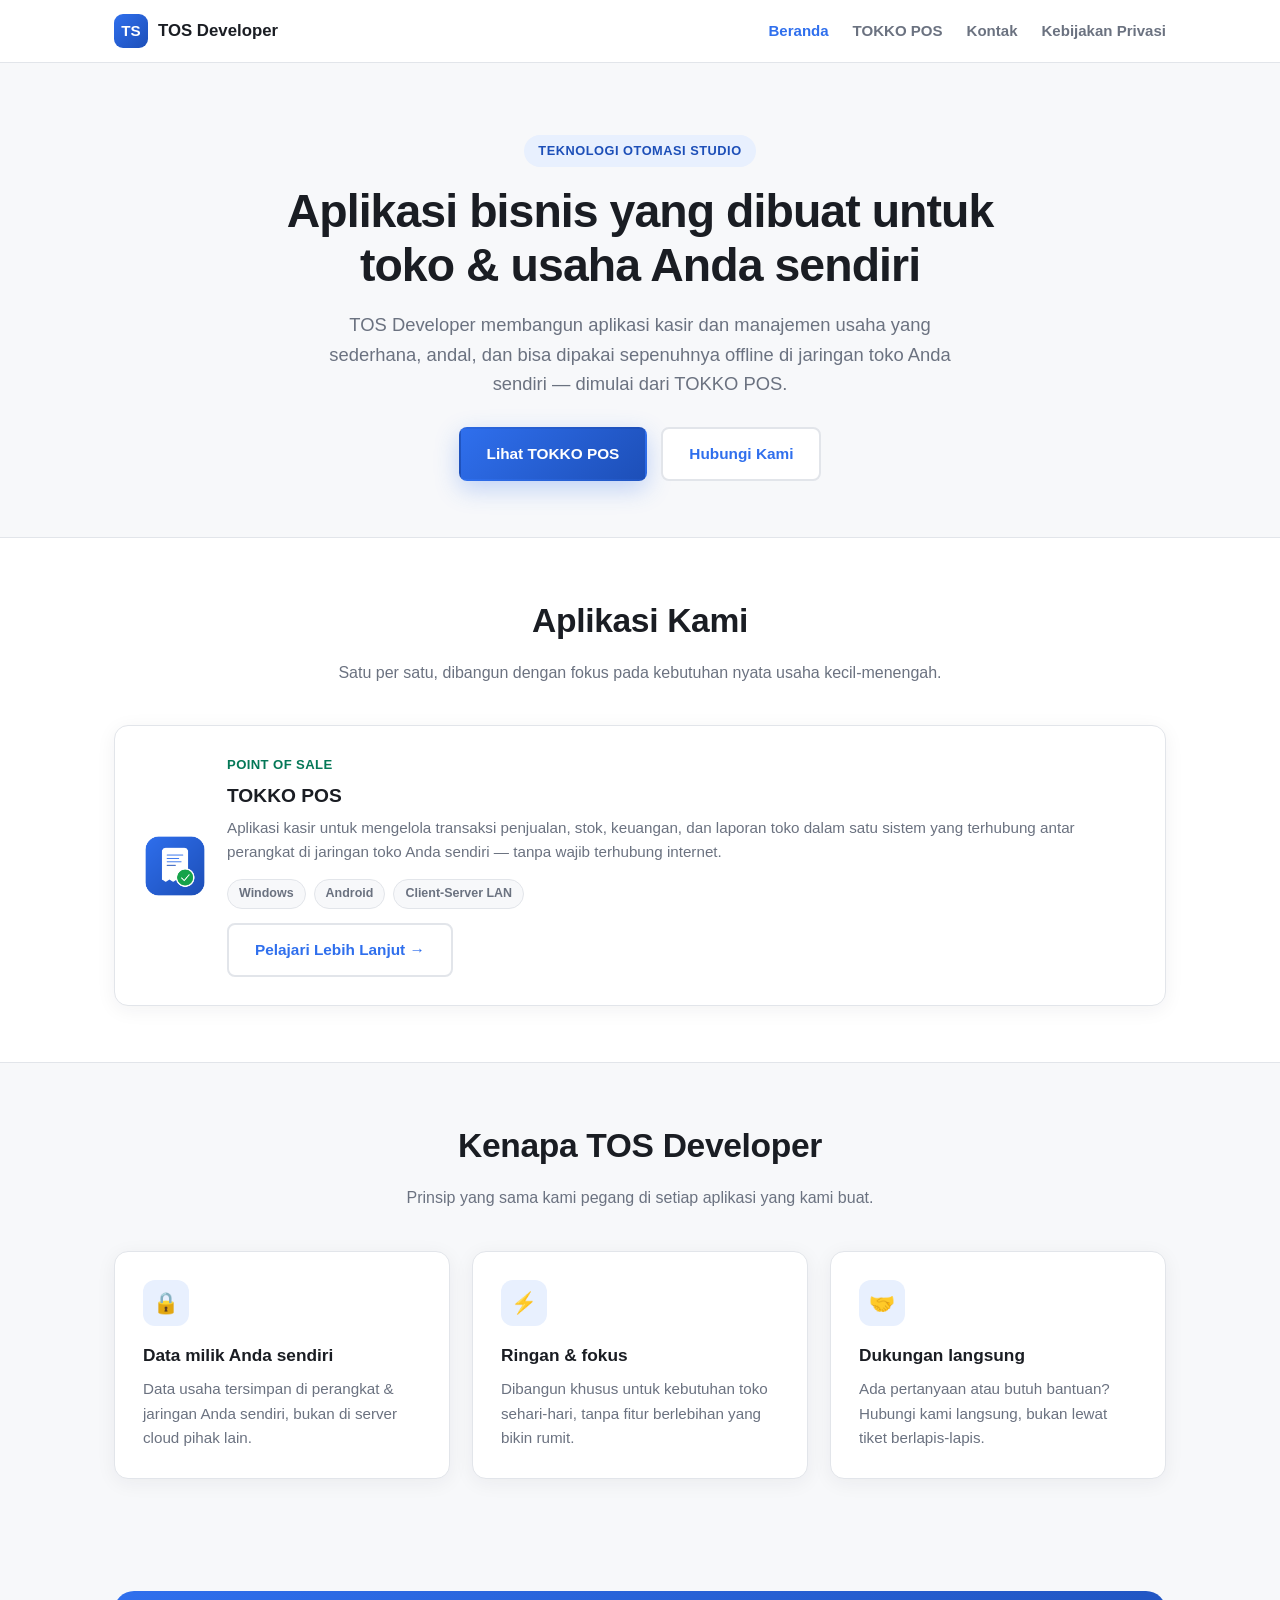
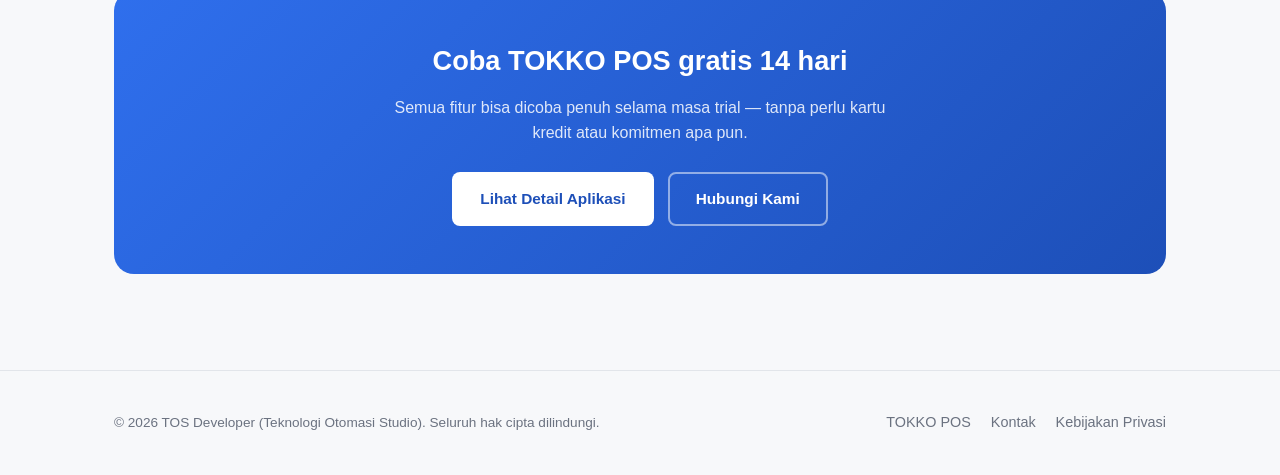
<file: index.html>
<!DOCTYPE html>
<html lang="id">
<head>
<meta charset="UTF-8">
<meta name="viewport" content="width=device-width, initial-scale=1.0">
<title>TOS Developer — Teknologi Otomasi Studio</title>
<meta name="description" content="TOS Developer (Teknologi Otomasi Studio) membuat aplikasi bisnis untuk toko dan usaha kecil-menengah, dimulai dari TOKKO POS.">
<link rel="icon" type="image/png" href="assets/favicon.png">
<link rel="stylesheet" href="style.css">
</head>
<body>

<header class="site-header">
  <div class="nav-inner">
    <a href="index.html" class="brand">
      <span class="brand-icon">TS</span>
      TOS Developer
    </a>
    <button class="nav-toggle" aria-label="Buka menu">
      <svg viewBox="0 0 24 24" fill="none" stroke="currentColor" stroke-width="2" stroke-linecap="round">
        <line x1="3" y1="6" x2="21" y2="6"></line>
        <line x1="3" y1="12" x2="21" y2="12"></line>
        <line x1="3" y1="18" x2="21" y2="18"></line>
      </svg>
    </button>
    <nav class="main-nav">
      <a href="index.html" class="active">Beranda</a>
      <a href="tokko-pos.html">TOKKO POS</a>
      <a href="kontak.html">Kontak</a>
      <a href="privacy-policy.html">Kebijakan Privasi</a>
    </nav>
  </div>
</header>

<section class="hero">
  <div class="container">
    <span class="eyebrow">Teknologi Otomasi Studio</span>
    <h1>Aplikasi bisnis yang dibuat untuk<br>toko &amp; usaha Anda sendiri</h1>
    <p class="lead">
      TOS Developer membangun aplikasi kasir dan manajemen usaha yang sederhana,
      andal, dan bisa dipakai sepenuhnya offline di jaringan toko Anda sendiri —
      dimulai dari TOKKO POS.
    </p>
    <div class="btn-row">
      <a href="tokko-pos.html" class="btn btn-primary">Lihat TOKKO POS</a>
      <a href="kontak.html" class="btn btn-outline">Hubungi Kami</a>
    </div>
  </div>
</section>

<section class="alt">
  <div class="container">
    <div class="section-head">
      <h2>Aplikasi Kami</h2>
      <p>Satu per satu, dibangun dengan fokus pada kebutuhan nyata usaha kecil-menengah.</p>
    </div>

    <div class="app-card">
      <img src="assets/tokko-pos-icon-512.png" alt="Logo TOKKO POS" class="app-logo">
      <div class="app-info">
        <div class="tagline">Point of Sale</div>
        <h3>TOKKO POS</h3>
        <p class="desc">
          Aplikasi kasir untuk mengelola transaksi penjualan, stok, keuangan, dan
          laporan toko dalam satu sistem yang terhubung antar perangkat di jaringan
          toko Anda sendiri — tanpa wajib terhubung internet.
        </p>
        <div class="badge-list">
          <span class="pill">Windows</span>
          <span class="pill">Android</span>
          <span class="pill">Client-Server LAN</span>
        </div>
        <a href="tokko-pos.html" class="btn btn-outline">Pelajari Lebih Lanjut →</a>
      </div>
    </div>

  </div>
</section>

<section>
  <div class="container">
    <div class="section-head">
      <h2>Kenapa TOS Developer</h2>
      <p>Prinsip yang sama kami pegang di setiap aplikasi yang kami buat.</p>
    </div>
    <div class="grid grid-3">
      <div class="card">
        <div class="icon-badge">🔒</div>
        <h3>Data milik Anda sendiri</h3>
        <p>Data usaha tersimpan di perangkat &amp; jaringan Anda sendiri, bukan di server cloud pihak lain.</p>
      </div>
      <div class="card">
        <div class="icon-badge">⚡</div>
        <h3>Ringan &amp; fokus</h3>
        <p>Dibangun khusus untuk kebutuhan toko sehari-hari, tanpa fitur berlebihan yang bikin rumit.</p>
      </div>
      <div class="card">
        <div class="icon-badge">🤝</div>
        <h3>Dukungan langsung</h3>
        <p>Ada pertanyaan atau butuh bantuan? Hubungi kami langsung, bukan lewat tiket berlapis-lapis.</p>
      </div>
    </div>
  </div>
</section>

<section>
  <div class="container">
    <div class="cta-banner">
      <h2>Coba TOKKO POS gratis 14 hari</h2>
      <p>Semua fitur bisa dicoba penuh selama masa trial — tanpa perlu kartu kredit atau komitmen apa pun.</p>
      <div class="btn-row">
        <a href="tokko-pos.html" class="btn btn-primary">Lihat Detail Aplikasi</a>
        <a href="kontak.html" class="btn btn-outline">Hubungi Kami</a>
      </div>
    </div>
  </div>
</section>

<footer class="site-footer">
  <div class="container foot-inner">
    <span class="copyright">© 2026 TOS Developer (Teknologi Otomasi Studio). Seluruh hak cipta dilindungi.</span>
    <div class="foot-links">
      <a href="tokko-pos.html">TOKKO POS</a>
      <a href="kontak.html">Kontak</a>
      <a href="privacy-policy.html">Kebijakan Privasi</a>
    </div>
  </div>
</footer>

<script src="script.js"></script>
</body>
</html>
</file>
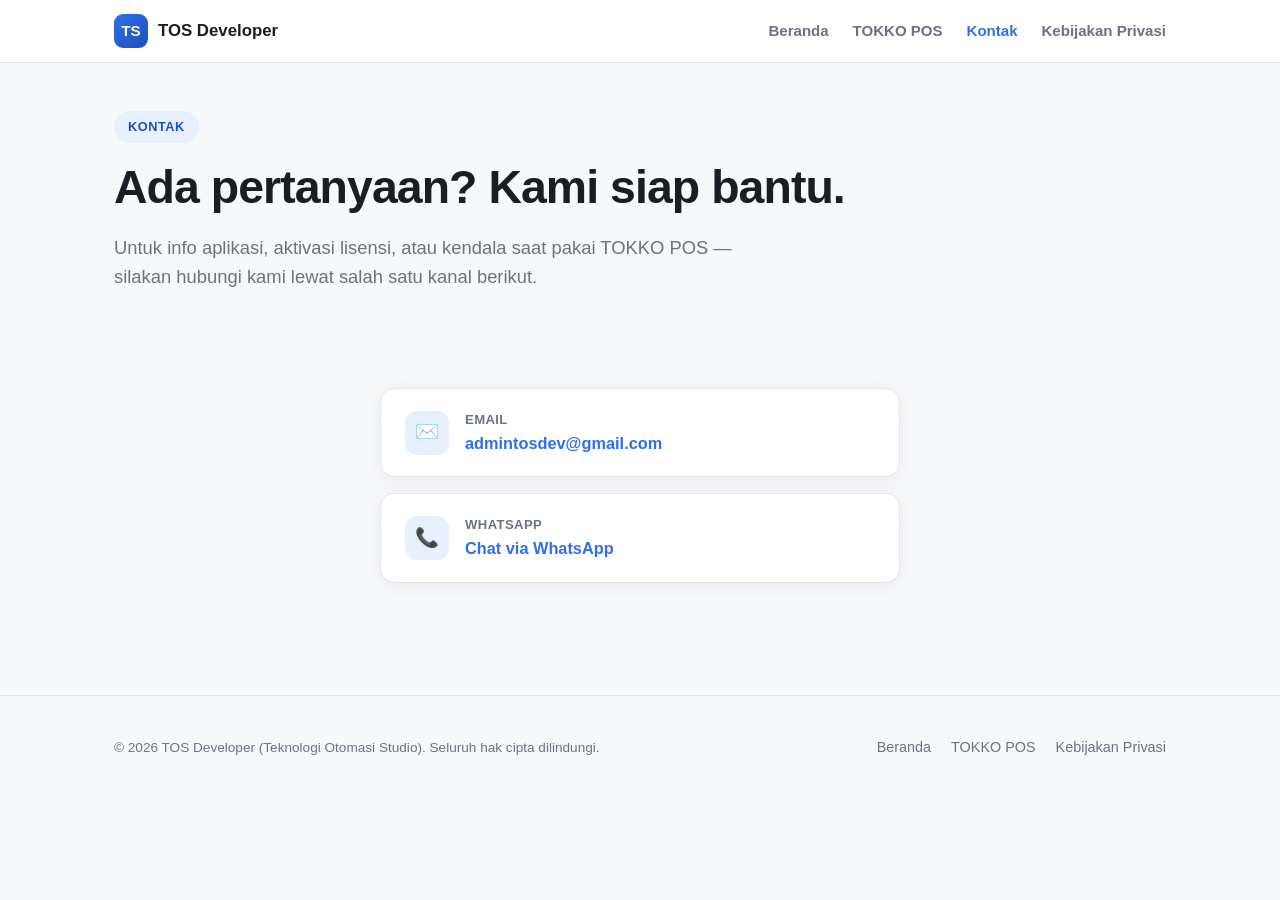
<file: kontak.html>
<!DOCTYPE html>
<html lang="id">
<head>
<meta charset="UTF-8">
<meta name="viewport" content="width=device-width, initial-scale=1.0">
<title>Kontak — TOS Developer</title>
<meta name="description" content="Hubungi TOS Developer untuk pertanyaan, aktivasi lisensi, atau dukungan aplikasi TOKKO POS.">
<link rel="icon" type="image/png" href="assets/favicon.png">
<link rel="stylesheet" href="style.css">
</head>
<body>

<header class="site-header">
  <div class="nav-inner">
    <a href="index.html" class="brand">
      <span class="brand-icon">TS</span>
      TOS Developer
    </a>
    <button class="nav-toggle" aria-label="Buka menu">
      <svg viewBox="0 0 24 24" fill="none" stroke="currentColor" stroke-width="2" stroke-linecap="round">
        <line x1="3" y1="6" x2="21" y2="6"></line>
        <line x1="3" y1="12" x2="21" y2="12"></line>
        <line x1="3" y1="18" x2="21" y2="18"></line>
      </svg>
    </button>
    <nav class="main-nav">
      <a href="index.html">Beranda</a>
      <a href="tokko-pos.html">TOKKO POS</a>
      <a href="kontak.html" class="active">Kontak</a>
      <a href="privacy-policy.html">Kebijakan Privasi</a>
    </nav>
  </div>
</header>

<section class="hero small">
  <div class="container">
    <span class="eyebrow">Kontak</span>
    <h1>Ada pertanyaan? Kami siap bantu.</h1>
    <p class="lead">Untuk info aplikasi, aktivasi lisensi, atau kendala saat pakai TOKKO POS — silakan hubungi kami lewat salah satu kanal berikut.</p>
  </div>
</section>

<section>
  <div class="container">
    <div class="prose" style="max-width:520px;">

      <div class="contact-card">
        <div class="icon">✉️</div>
        <div>
          <div class="label">Email</div>
          <a class="value" href="mailto:admintosdev@gmail.com">admintosdev@gmail.com</a>
        </div>
      </div>

      <div class="contact-card">
        <div class="icon">📞</div>
        <div>
          <div class="label">WhatsApp</div>
          <a class="value" href="https://wa.me/6285722954904?text=Halo%2C%20saya%20ingin%20bertanya%20tentang%20produk%20TOS%20Developer." target="_blank" rel="noopener">Chat via WhatsApp</a>
        </div>
      </div>

    </div>
  </div>
</section>

<footer class="site-footer">
  <div class="container foot-inner">
    <span class="copyright">© 2026 TOS Developer (Teknologi Otomasi Studio). Seluruh hak cipta dilindungi.</span>
    <div class="foot-links">
      <a href="index.html">Beranda</a>
      <a href="tokko-pos.html">TOKKO POS</a>
      <a href="privacy-policy.html">Kebijakan Privasi</a>
    </div>
  </div>
</footer>

<script src="script.js"></script>
</body>
</html>
</file>
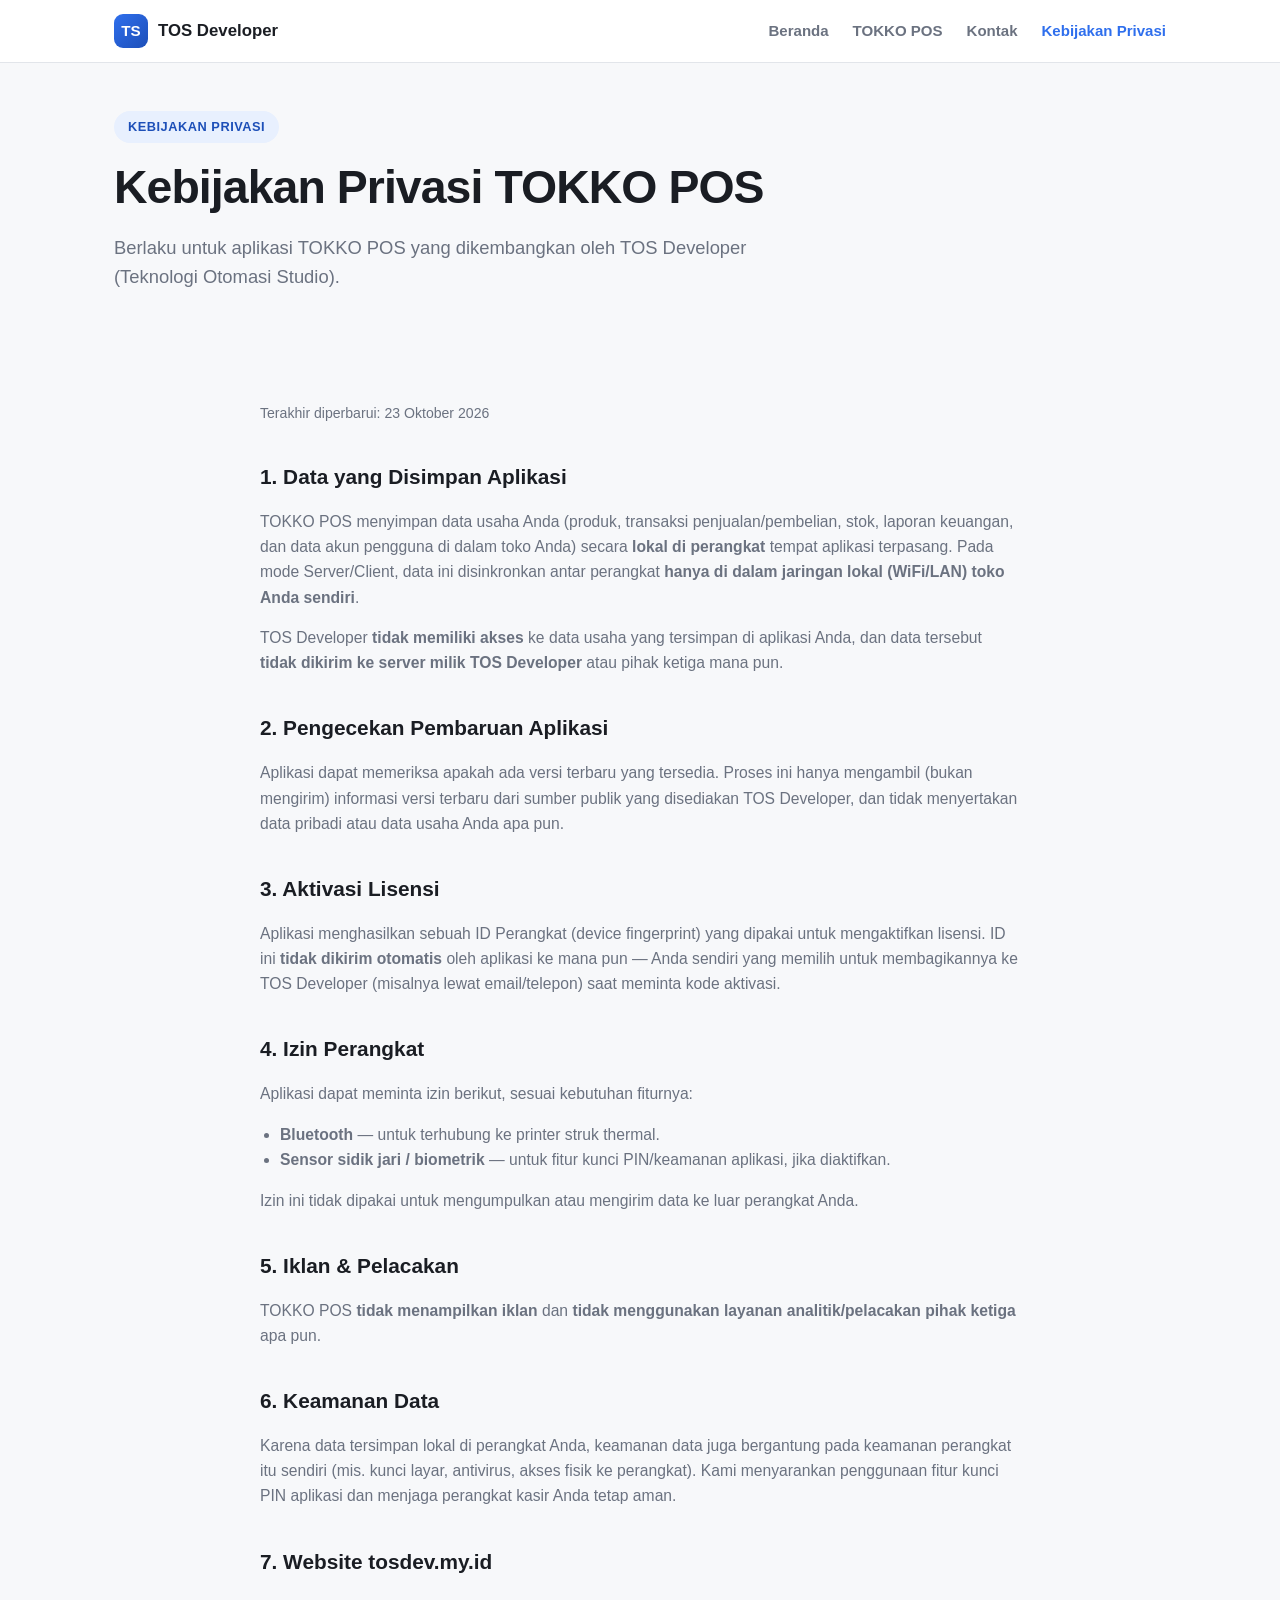
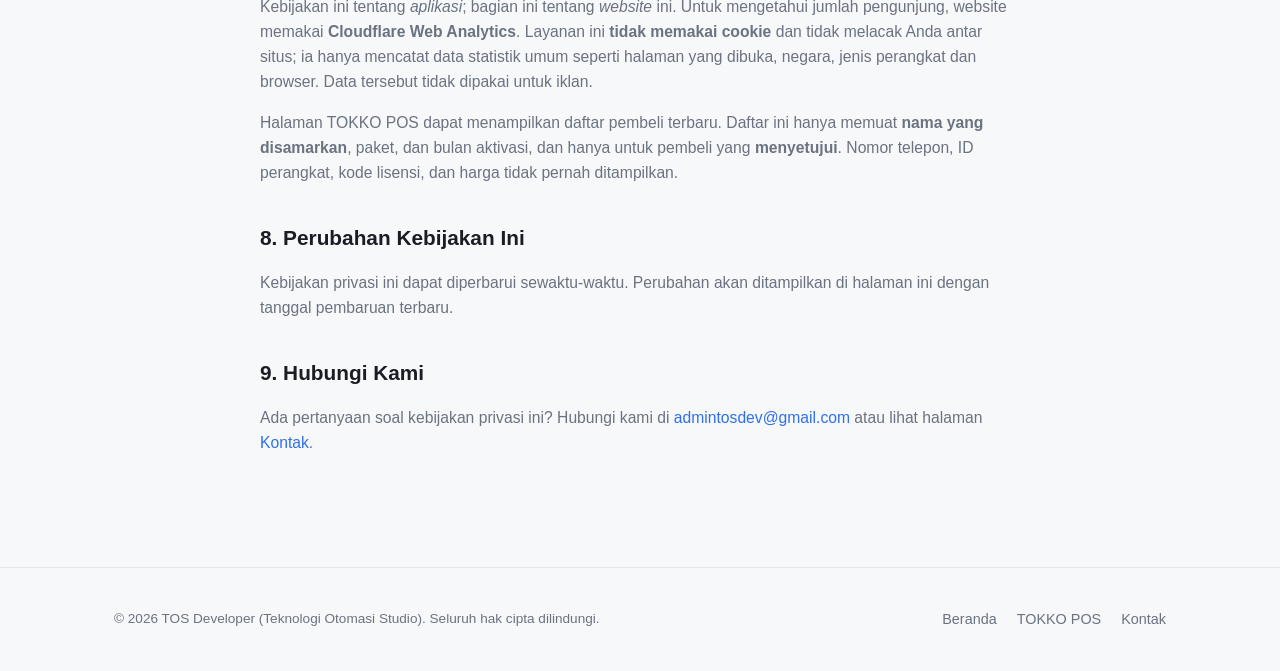
<file: privacy-policy.html>
<!DOCTYPE html>
<html lang="id">
<head>
<meta charset="UTF-8">
<meta name="viewport" content="width=device-width, initial-scale=1.0">
<title>Kebijakan Privasi — TOS Developer</title>
<meta name="description" content="Kebijakan privasi aplikasi TOKKO POS dan aplikasi lain yang dibuat oleh TOS Developer.">
<link rel="icon" type="image/png" href="assets/favicon.png">
<link rel="stylesheet" href="style.css">
</head>
<body>

<header class="site-header">
  <div class="nav-inner">
    <a href="index.html" class="brand">
      <span class="brand-icon">TS</span>
      TOS Developer
    </a>
    <button class="nav-toggle" aria-label="Buka menu">
      <svg viewBox="0 0 24 24" fill="none" stroke="currentColor" stroke-width="2" stroke-linecap="round">
        <line x1="3" y1="6" x2="21" y2="6"></line>
        <line x1="3" y1="12" x2="21" y2="12"></line>
        <line x1="3" y1="18" x2="21" y2="18"></line>
      </svg>
    </button>
    <nav class="main-nav">
      <a href="index.html">Beranda</a>
      <a href="tokko-pos.html">TOKKO POS</a>
      <a href="kontak.html">Kontak</a>
      <a href="privacy-policy.html" class="active">Kebijakan Privasi</a>
    </nav>
  </div>
</header>

<section class="hero small">
  <div class="container">
    <span class="eyebrow">Kebijakan Privasi</span>
    <h1>Kebijakan Privasi TOKKO POS</h1>
    <p class="lead">Berlaku untuk aplikasi TOKKO POS yang dikembangkan oleh TOS Developer (Teknologi Otomasi Studio).</p>
  </div>
</section>

<section>
  <div class="container">
    <div class="prose">
      <p class="updated">Terakhir diperbarui: 23 Oktober 2026</p>

      <h2>1. Data yang Disimpan Aplikasi</h2>
      <p>
        TOKKO POS menyimpan data usaha Anda (produk, transaksi penjualan/pembelian,
        stok, laporan keuangan, dan data akun pengguna di dalam toko Anda) secara
        <strong>lokal di perangkat</strong> tempat aplikasi terpasang. Pada mode
        Server/Client, data ini disinkronkan antar perangkat <strong>hanya di
        dalam jaringan lokal (WiFi/LAN) toko Anda sendiri</strong>.
      </p>
      <p>
        TOS Developer <strong>tidak memiliki akses</strong> ke data usaha yang
        tersimpan di aplikasi Anda, dan data tersebut <strong>tidak dikirim ke
        server milik TOS Developer</strong> atau pihak ketiga mana pun.
      </p>

      <h2>2. Pengecekan Pembaruan Aplikasi</h2>
      <p>
        Aplikasi dapat memeriksa apakah ada versi terbaru yang tersedia. Proses
        ini hanya mengambil (bukan mengirim) informasi versi terbaru dari sumber
        publik yang disediakan TOS Developer, dan tidak menyertakan data pribadi
        atau data usaha Anda apa pun.
      </p>

      <h2>3. Aktivasi Lisensi</h2>
      <p>
        Aplikasi menghasilkan sebuah ID Perangkat (device fingerprint) yang
        dipakai untuk mengaktifkan lisensi. ID ini <strong>tidak dikirim otomatis</strong>
        oleh aplikasi ke mana pun — Anda sendiri yang memilih untuk membagikannya
        ke TOS Developer (misalnya lewat email/telepon) saat meminta kode aktivasi.
      </p>

      <h2>4. Izin Perangkat</h2>
      <p>Aplikasi dapat meminta izin berikut, sesuai kebutuhan fiturnya:</p>
      <ul>
        <li><strong>Bluetooth</strong> — untuk terhubung ke printer struk thermal.</li>
        <li><strong>Sensor sidik jari / biometrik</strong> — untuk fitur kunci PIN/keamanan aplikasi, jika diaktifkan.</li>
      </ul>
      <p>Izin ini tidak dipakai untuk mengumpulkan atau mengirim data ke luar perangkat Anda.</p>

      <h2>5. Iklan &amp; Pelacakan</h2>
      <p>
        TOKKO POS <strong>tidak menampilkan iklan</strong> dan <strong>tidak
        menggunakan layanan analitik/pelacakan pihak ketiga</strong> apa pun.
      </p>

      <h2>6. Keamanan Data</h2>
      <p>
        Karena data tersimpan lokal di perangkat Anda, keamanan data juga
        bergantung pada keamanan perangkat itu sendiri (mis. kunci layar,
        antivirus, akses fisik ke perangkat). Kami menyarankan penggunaan
        fitur kunci PIN aplikasi dan menjaga perangkat kasir Anda tetap aman.
      </p>

      <h2>7. Website tosdev.my.id</h2>
      <p>
        Kebijakan ini tentang <em>aplikasi</em>; bagian ini tentang <em>website</em> ini.
        Untuk mengetahui jumlah pengunjung, website memakai
        <strong>Cloudflare Web Analytics</strong>. Layanan ini
        <strong>tidak memakai cookie</strong> dan tidak melacak Anda antar situs; ia hanya
        mencatat data statistik umum seperti halaman yang dibuka, negara, jenis perangkat
        dan browser. Data tersebut tidak dipakai untuk iklan.
      </p>
      <p>
        Halaman TOKKO POS dapat menampilkan daftar pembeli terbaru. Daftar ini hanya
        memuat <strong>nama yang disamarkan</strong>, paket, dan bulan aktivasi, dan hanya
        untuk pembeli yang <strong>menyetujui</strong>. Nomor telepon, ID perangkat, kode
        lisensi, dan harga tidak pernah ditampilkan.
      </p>

      <h2>8. Perubahan Kebijakan Ini</h2>
      <p>
        Kebijakan privasi ini dapat diperbarui sewaktu-waktu. Perubahan akan
        ditampilkan di halaman ini dengan tanggal pembaruan terbaru.
      </p>

      <h2>9. Hubungi Kami</h2>
      <p>
        Ada pertanyaan soal kebijakan privasi ini? Hubungi kami di
        <a href="mailto:admintosdev@gmail.com">admintosdev@gmail.com</a> atau lihat
        halaman <a href="kontak.html">Kontak</a>.
      </p>
    </div>
  </div>
</section>

<footer class="site-footer">
  <div class="container foot-inner">
    <span class="copyright">© 2026 TOS Developer (Teknologi Otomasi Studio). Seluruh hak cipta dilindungi.</span>
    <div class="foot-links">
      <a href="index.html">Beranda</a>
      <a href="tokko-pos.html">TOKKO POS</a>
      <a href="kontak.html">Kontak</a>
    </div>
  </div>
</footer>

<script src="script.js"></script>
</body>
</html>
</file>
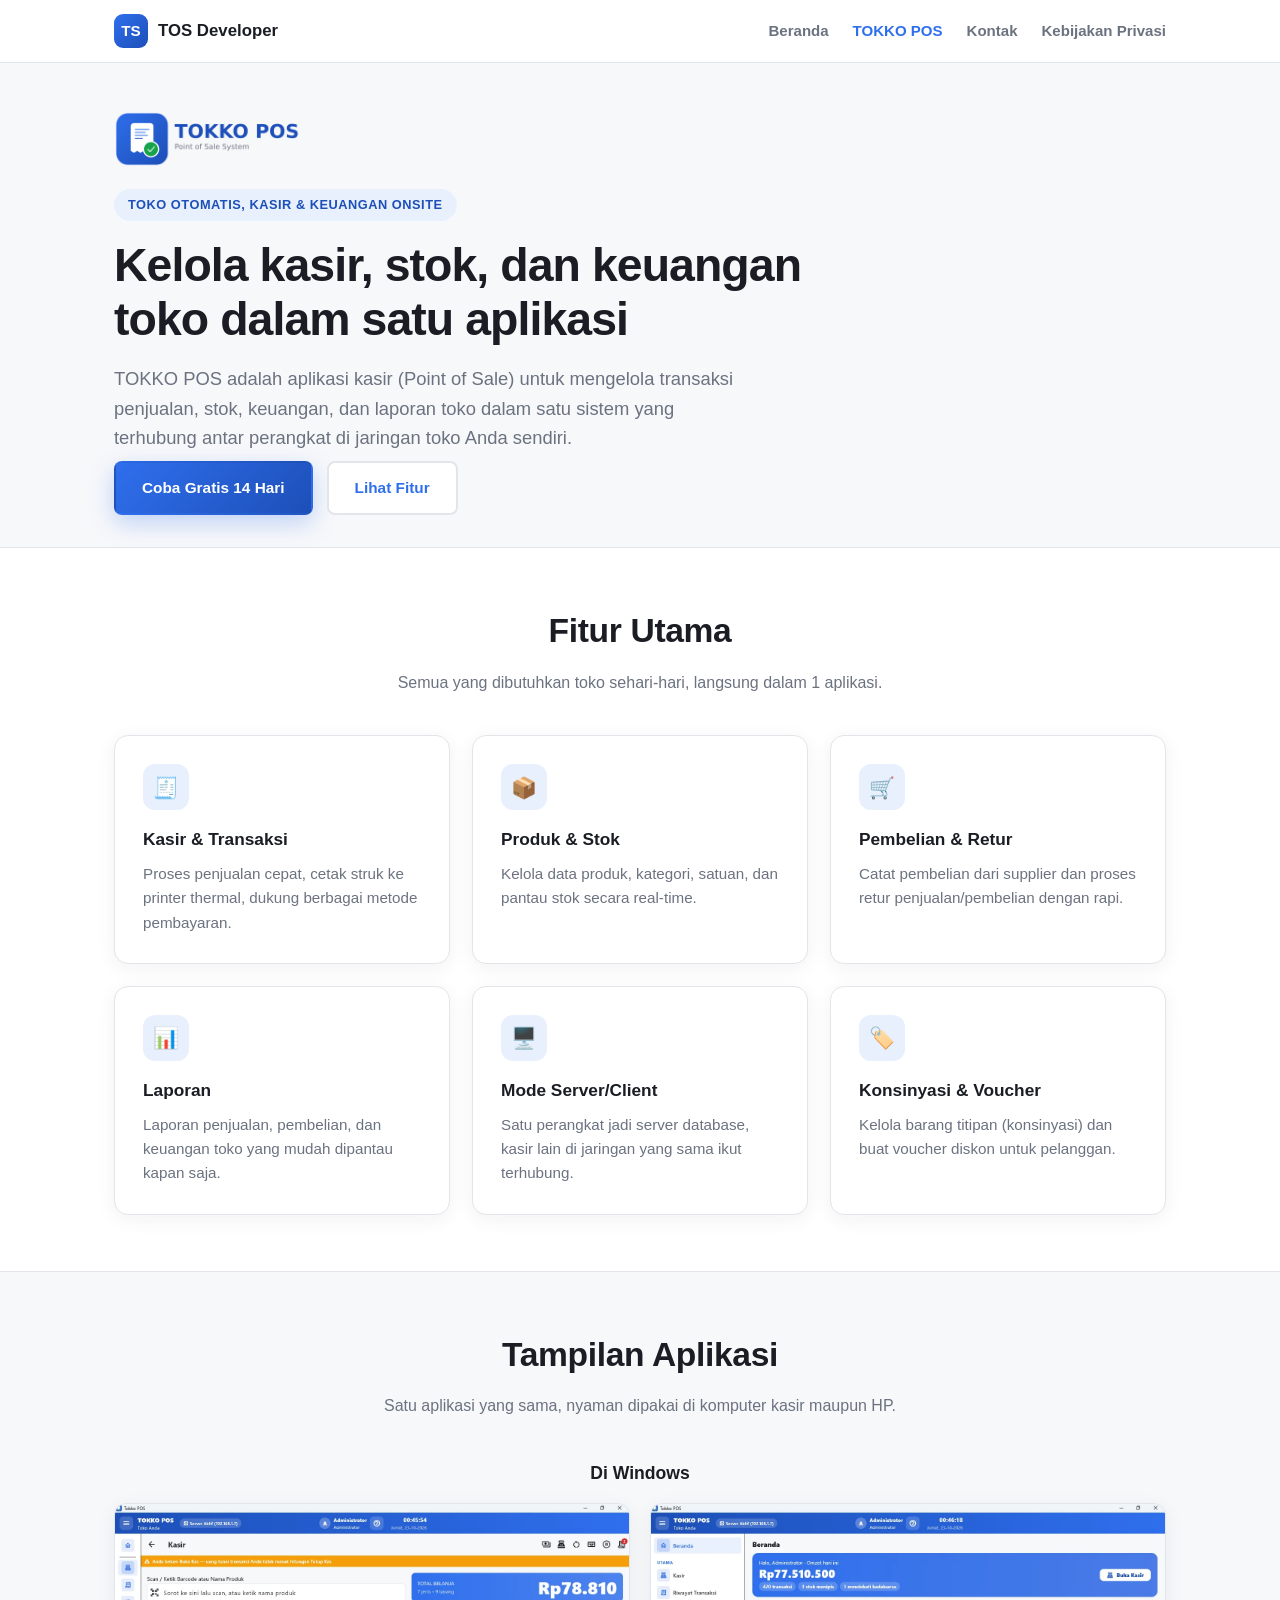
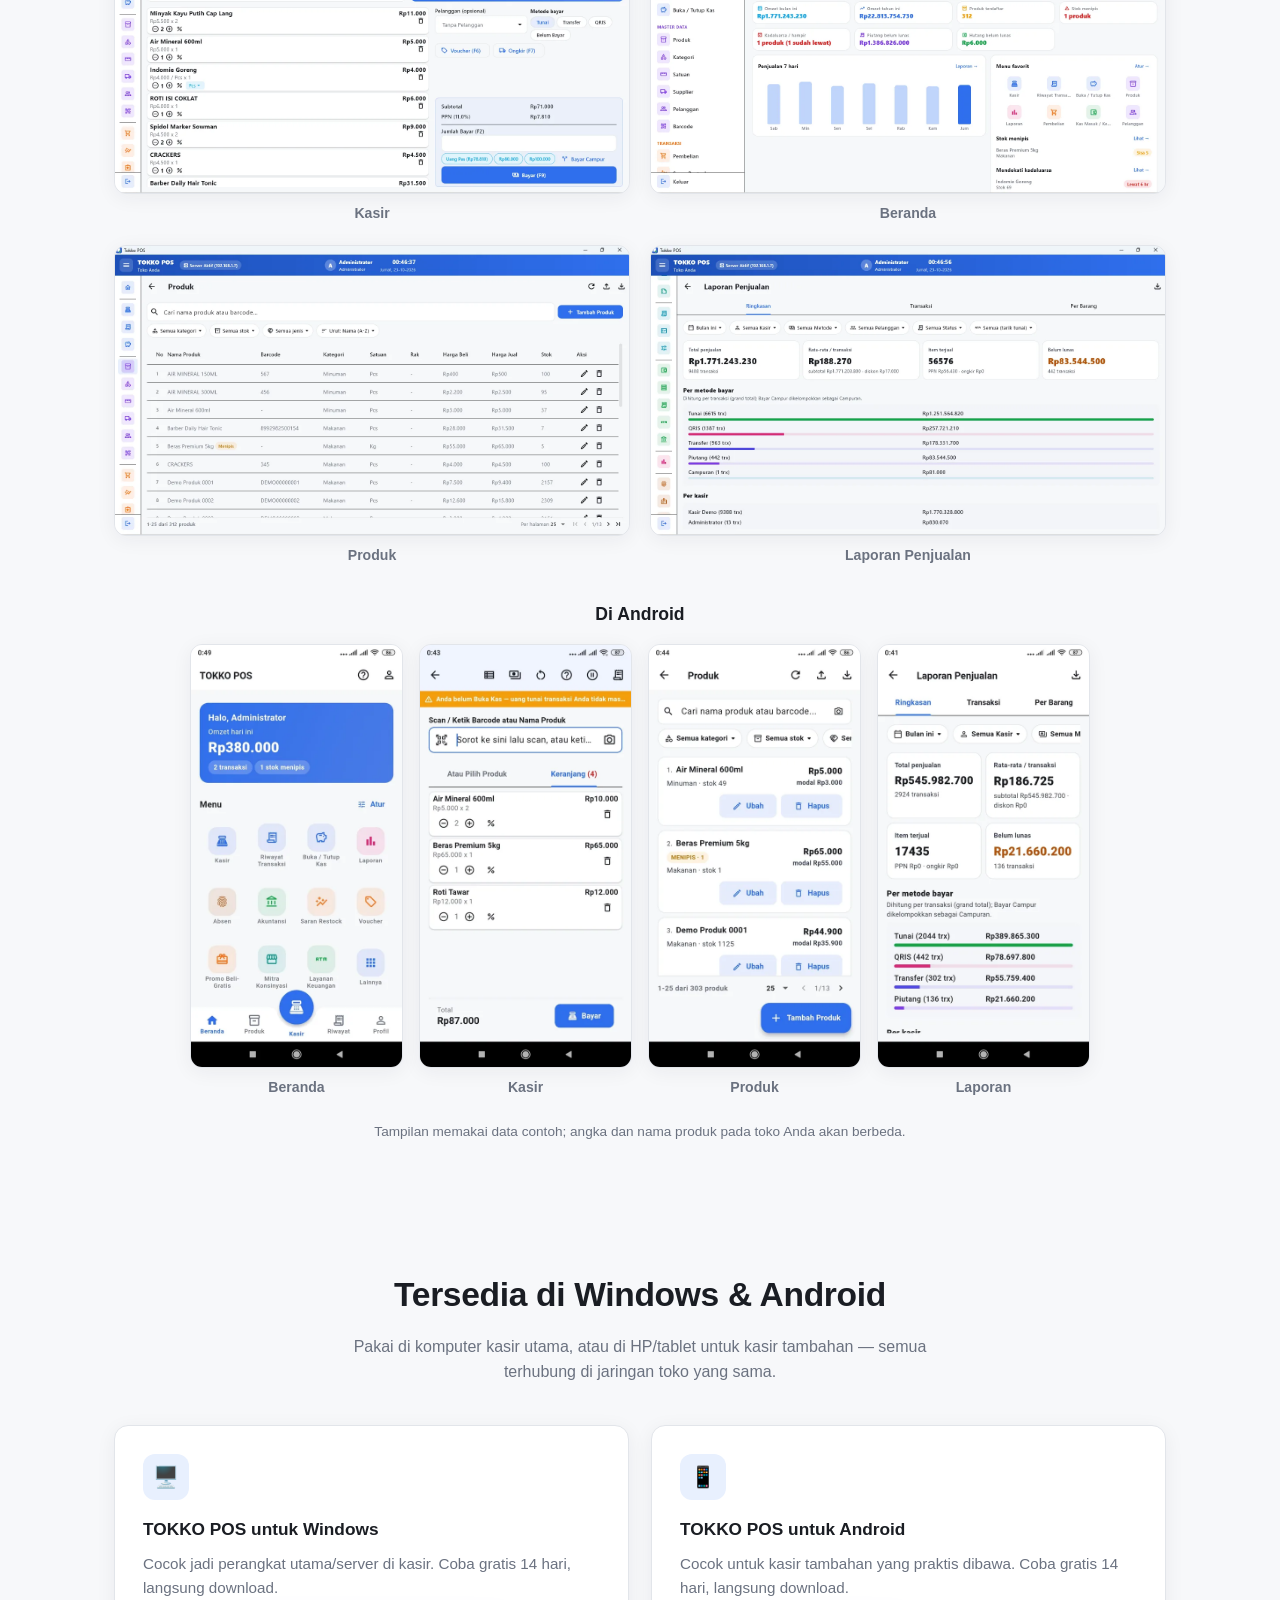
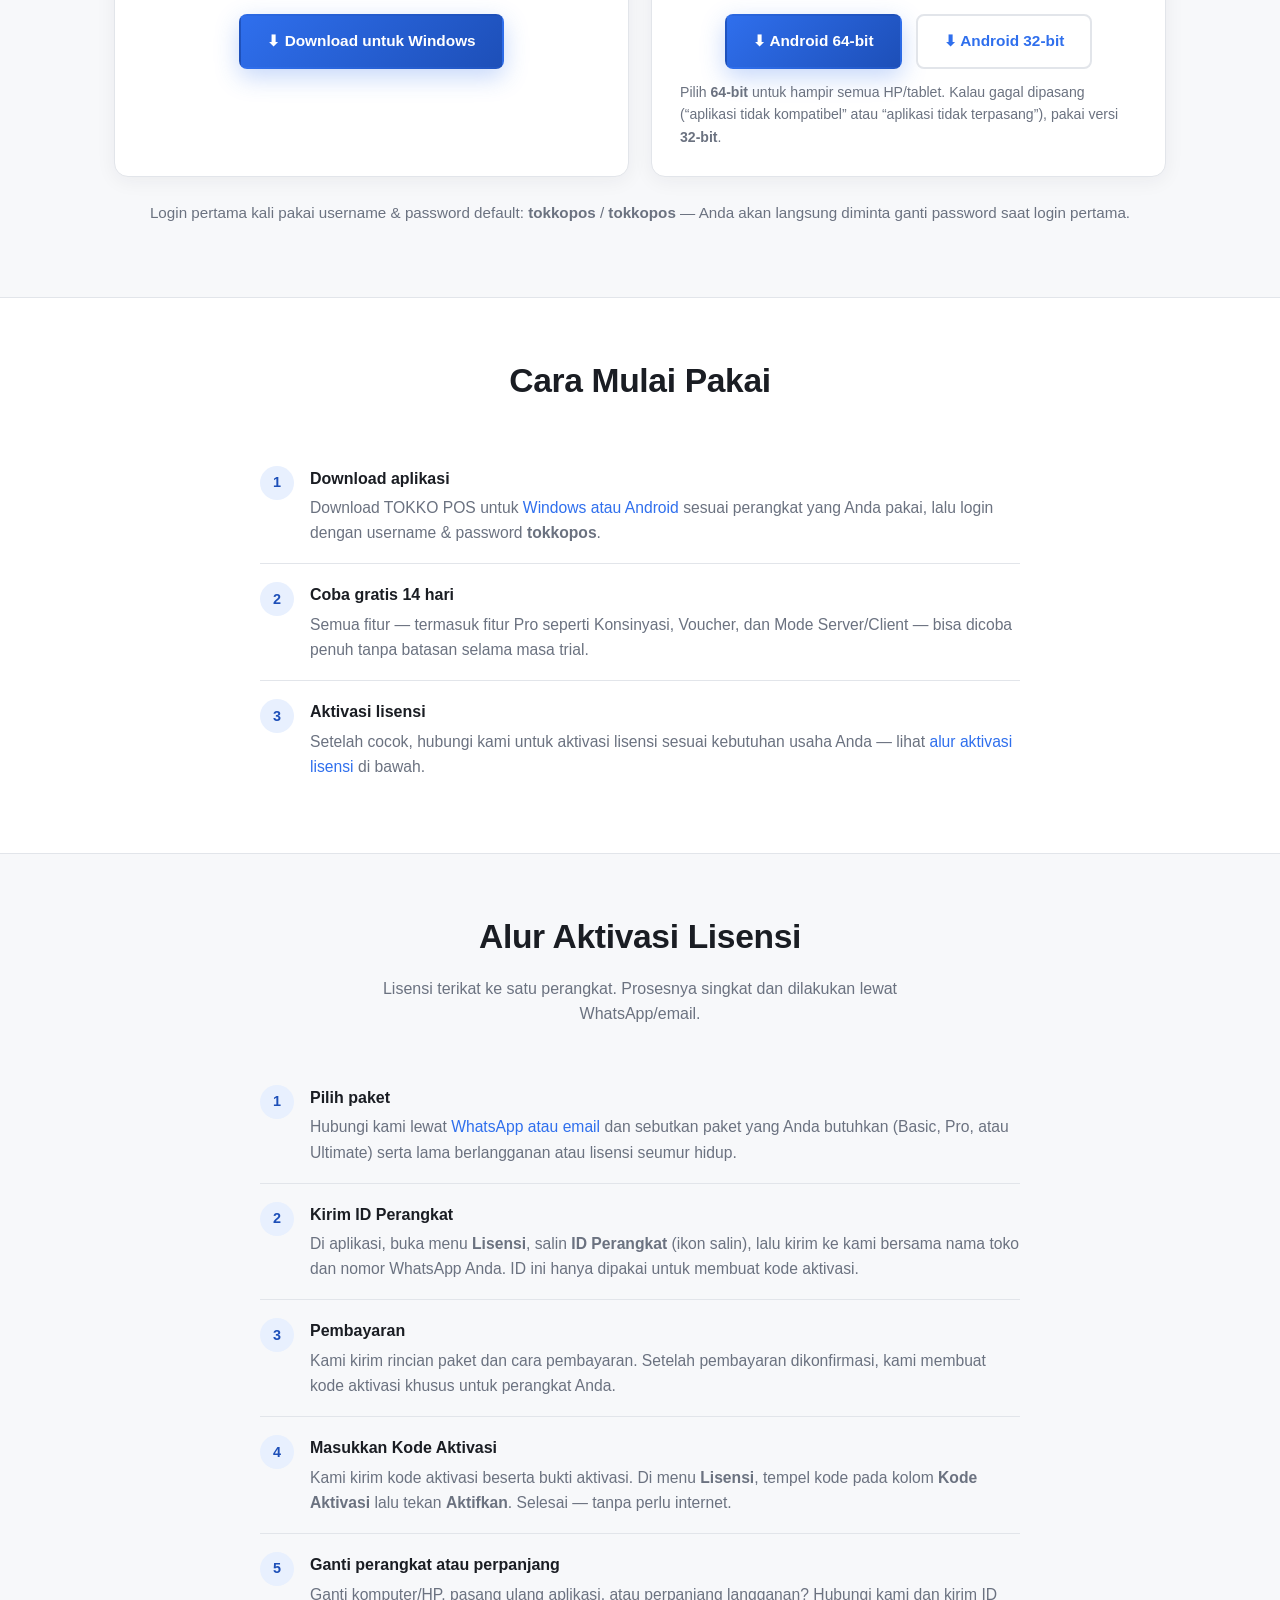
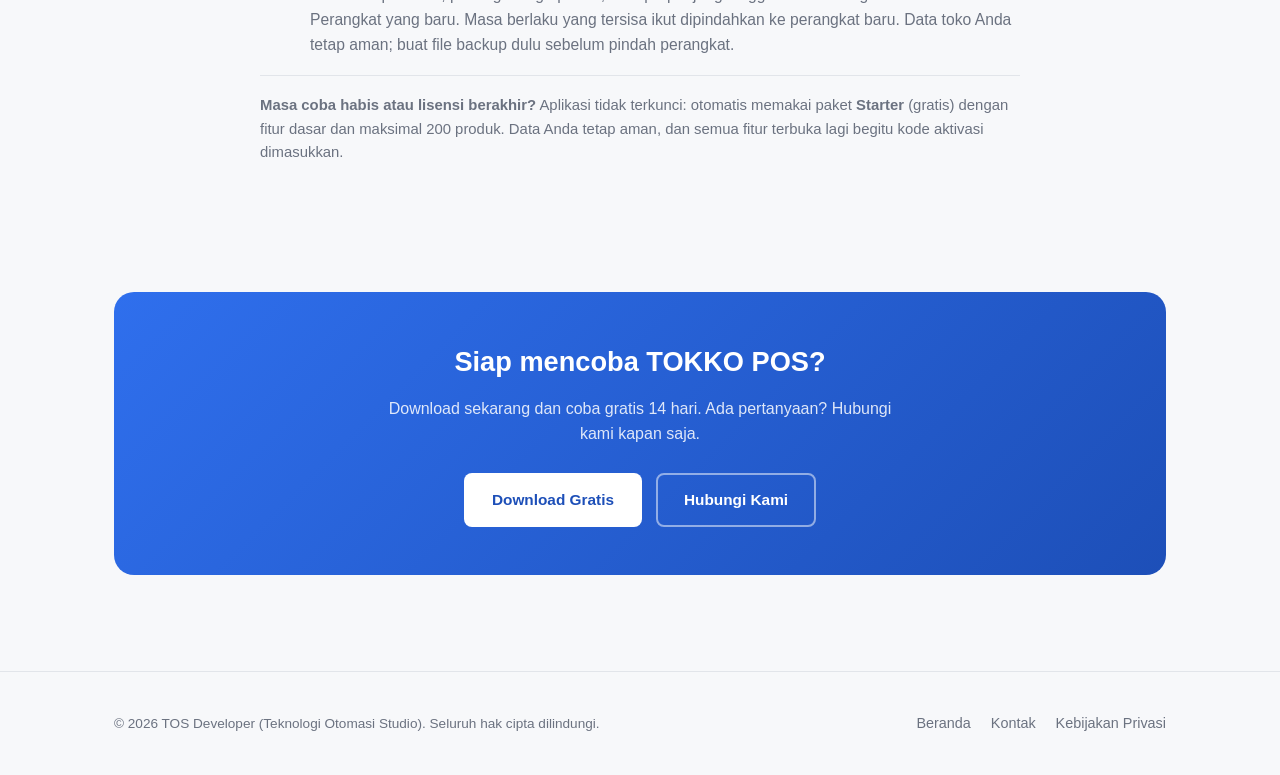
<file: tokko-pos.html>
<!DOCTYPE html>
<html lang="id">
<head>
<meta charset="UTF-8">
<meta name="viewport" content="width=device-width, initial-scale=1.0">
<title>TOKKO POS — Aplikasi Kasir Toko | TOS Developer</title>
<meta name="description" content="TOKKO POS: aplikasi kasir (Point of Sale) untuk mengelola transaksi, stok, keuangan, dan laporan toko dalam satu sistem client-server di jaringan lokal Anda sendiri.">
<link rel="icon" type="image/png" href="assets/favicon.png">
<link rel="stylesheet" href="style.css">
</head>
<body>

<header class="site-header">
  <div class="nav-inner">
    <a href="index.html" class="brand">
      <span class="brand-icon">TS</span>
      TOS Developer
    </a>
    <button class="nav-toggle" aria-label="Buka menu">
      <svg viewBox="0 0 24 24" fill="none" stroke="currentColor" stroke-width="2" stroke-linecap="round">
        <line x1="3" y1="6" x2="21" y2="6"></line>
        <line x1="3" y1="12" x2="21" y2="12"></line>
        <line x1="3" y1="18" x2="21" y2="18"></line>
      </svg>
    </button>
    <nav class="main-nav">
      <a href="index.html">Beranda</a>
      <a href="tokko-pos.html" class="active">TOKKO POS</a>
      <a href="kontak.html">Kontak</a>
      <a href="privacy-policy.html">Kebijakan Privasi</a>
    </nav>
  </div>
</header>

<section class="hero small">
  <div class="container">
    <img src="assets/tokko-pos-logo.png" alt="TOKKO POS" style="height:56px;margin-bottom:22px;">
    <span class="eyebrow">Toko Otomatis, Kasir &amp; Keuangan Onsite</span>
    <h1>Kelola kasir, stok, dan keuangan<br>toko dalam satu aplikasi</h1>
    <p class="lead">
      TOKKO POS adalah aplikasi kasir (Point of Sale) untuk mengelola transaksi
      penjualan, stok, keuangan, dan laporan toko dalam satu sistem yang
      terhubung antar perangkat di jaringan toko Anda sendiri.
    </p>
    <div class="btn-row" style="justify-content:flex-start;">
      <a href="#download" class="btn btn-primary">Coba Gratis 14 Hari</a>
      <a href="#fitur" class="btn btn-outline">Lihat Fitur</a>
    </div>
  </div>
</section>

<section class="alt" id="fitur">
  <div class="container">
    <div class="section-head">
      <h2>Fitur Utama</h2>
      <p>Semua yang dibutuhkan toko sehari-hari, langsung dalam 1 aplikasi.</p>
    </div>
    <div class="grid grid-3">
      <div class="card">
        <div class="icon-badge">🧾</div>
        <h3>Kasir &amp; Transaksi</h3>
        <p>Proses penjualan cepat, cetak struk ke printer thermal, dukung berbagai metode pembayaran.</p>
      </div>
      <div class="card">
        <div class="icon-badge">📦</div>
        <h3>Produk &amp; Stok</h3>
        <p>Kelola data produk, kategori, satuan, dan pantau stok secara real-time.</p>
      </div>
      <div class="card">
        <div class="icon-badge">🛒</div>
        <h3>Pembelian &amp; Retur</h3>
        <p>Catat pembelian dari supplier dan proses retur penjualan/pembelian dengan rapi.</p>
      </div>
      <div class="card">
        <div class="icon-badge">📊</div>
        <h3>Laporan</h3>
        <p>Laporan penjualan, pembelian, dan keuangan toko yang mudah dipantau kapan saja.</p>
      </div>
      <div class="card">
        <div class="icon-badge">🖥️</div>
        <h3>Mode Server/Client</h3>
        <p>Satu perangkat jadi server database, kasir lain di jaringan yang sama ikut terhubung.</p>
      </div>
      <div class="card">
        <div class="icon-badge">🏷️</div>
        <h3>Konsinyasi &amp; Voucher</h3>
        <p>Kelola barang titipan (konsinyasi) dan buat voucher diskon untuk pelanggan.</p>
      </div>
    </div>
  </div>
</section>

<section id="tampilan">
  <div class="container">
    <div class="section-head">
      <h2>Tampilan Aplikasi</h2>
      <p>Satu aplikasi yang sama, nyaman dipakai di komputer kasir maupun HP.</p>
    </div>
    <h3 class="shots-title">Di Windows</h3>
    <div class="shots-win">
        <figure class="shot"><img src="assets/ss-windows-kasir.webp" width="1366" height="768" loading="lazy" alt="TOKKO POS Windows - Kasir"><figcaption>Kasir</figcaption></figure>
        <figure class="shot"><img src="assets/ss-windows-beranda.webp" width="1366" height="768" loading="lazy" alt="TOKKO POS Windows - Beranda"><figcaption>Beranda</figcaption></figure>
        <figure class="shot"><img src="assets/ss-windows-produk.webp" width="1366" height="768" loading="lazy" alt="TOKKO POS Windows - Produk"><figcaption>Produk</figcaption></figure>
        <figure class="shot"><img src="assets/ss-windows-laporan.webp" width="1366" height="768" loading="lazy" alt="TOKKO POS Windows - Laporan Penjualan"><figcaption>Laporan Penjualan</figcaption></figure>
    </div>
    <h3 class="shots-title">Di Android</h3>
    <div class="shots-and">
        <figure class="shot"><img src="assets/ss-android-beranda.webp" width="480" height="960" loading="lazy" alt="TOKKO POS Android - Beranda"><figcaption>Beranda</figcaption></figure>
        <figure class="shot"><img src="assets/ss-android-kasir.webp" width="480" height="960" loading="lazy" alt="TOKKO POS Android - Kasir"><figcaption>Kasir</figcaption></figure>
        <figure class="shot"><img src="assets/ss-android-produk.webp" width="480" height="960" loading="lazy" alt="TOKKO POS Android - Produk"><figcaption>Produk</figcaption></figure>
        <figure class="shot"><img src="assets/ss-android-laporan.webp" width="480" height="960" loading="lazy" alt="TOKKO POS Android - Laporan"><figcaption>Laporan</figcaption></figure>
    </div>
    <p class="shots-note">Tampilan memakai data contoh; angka dan nama produk pada toko Anda akan berbeda.</p>
  </div>
</section>

<section id="download">
  <div class="container">
    <div class="section-head">
      <h2>Tersedia di Windows &amp; Android</h2>
      <p>Pakai di komputer kasir utama, atau di HP/tablet untuk kasir tambahan — semua terhubung di jaringan toko yang sama.</p>
    </div>
    <div class="grid grid-2">
      <div class="card">
        <div class="icon-badge">🖥️</div>
        <h3>TOKKO POS untuk Windows</h3>
        <p>Cocok jadi perangkat utama/server di kasir. Coba gratis 14 hari, langsung download.</p>
        <div class="btn-row" style="margin-top:14px;">
          <a href="https://github.com/rehu2090/tosdev.github.io/releases/latest/download/TokkoPOS_Setup.exe" class="btn btn-primary">⬇ Download untuk Windows</a>
        </div>
      </div>
      <div class="card">
        <div class="icon-badge">📱</div>
        <h3>TOKKO POS untuk Android</h3>
        <p>Cocok untuk kasir tambahan yang praktis dibawa. Coba gratis 14 hari, langsung download.</p>
        <div class="btn-row" style="margin-top:14px;">
          <a href="https://github.com/rehu2090/tosdev.github.io/releases/latest/download/TokkoPOS.apk" class="btn btn-primary">⬇ Android 64-bit</a>
          <a href="https://github.com/rehu2090/tosdev.github.io/releases/latest/download/TokkoPOS-32bit.apk" class="btn btn-outline">⬇ Android 32-bit</a>
        </div>
        <p style="margin-top:12px;font-size:0.88rem;color:var(--text-secondary);">
          Pilih <strong>64-bit</strong> untuk hampir semua HP/tablet. Kalau gagal dipasang
          (&ldquo;aplikasi tidak kompatibel&rdquo; atau &ldquo;aplikasi tidak terpasang&rdquo;),
          pakai versi <strong>32-bit</strong>.
        </p>
      </div>
    </div>
    <p style="margin-top:24px;text-align:center;color:var(--text-secondary);font-size:0.95rem;">
      Login pertama kali pakai username &amp; password default: <strong>tokkopos</strong> / <strong>tokkopos</strong> —
      Anda akan langsung diminta ganti password saat login pertama.
    </p>
  </div>
</section>

<section class="alt">
  <div class="container">
    <div class="section-head">
      <h2>Cara Mulai Pakai</h2>
    </div>
    <div class="prose">
      <div class="feature-row">
        <div class="num">1</div>
        <div>
          <h4>Download aplikasi</h4>
          <p>Download TOKKO POS untuk <a href="#download">Windows atau Android</a> sesuai perangkat yang Anda pakai, lalu login dengan username &amp; password <strong>tokkopos</strong>.</p>
        </div>
      </div>
      <div class="feature-row">
        <div class="num">2</div>
        <div>
          <h4>Coba gratis 14 hari</h4>
          <p>Semua fitur — termasuk fitur Pro seperti Konsinyasi, Voucher, dan Mode Server/Client — bisa dicoba penuh tanpa batasan selama masa trial.</p>
        </div>
      </div>
      <div class="feature-row">
        <div class="num">3</div>
        <div>
          <h4>Aktivasi lisensi</h4>
          <p>Setelah cocok, hubungi kami untuk aktivasi lisensi sesuai kebutuhan usaha Anda &mdash; lihat <a href="#lisensi">alur aktivasi lisensi</a> di bawah.</p>
        </div>
      </div>
    </div>
  </div>
</section>

<section id="lisensi">
  <div class="container">
    <div class="section-head">
      <h2>Alur Aktivasi Lisensi</h2>
      <p>Lisensi terikat ke satu perangkat. Prosesnya singkat dan dilakukan lewat WhatsApp/email.</p>
    </div>
    <div class="prose">
      <div class="feature-row">
        <div class="num">1</div>
        <div>
          <h4>Pilih paket</h4>
          <p>Hubungi kami lewat <a href="kontak.html">WhatsApp atau email</a> dan sebutkan paket yang Anda butuhkan (Basic, Pro, atau Ultimate) serta lama berlangganan atau lisensi seumur hidup.</p>
        </div>
      </div>
      <div class="feature-row">
        <div class="num">2</div>
        <div>
          <h4>Kirim ID Perangkat</h4>
          <p>Di aplikasi, buka menu <strong>Lisensi</strong>, salin <strong>ID Perangkat</strong> (ikon salin), lalu kirim ke kami bersama nama toko dan nomor WhatsApp Anda. ID ini hanya dipakai untuk membuat kode aktivasi.</p>
        </div>
      </div>
      <div class="feature-row">
        <div class="num">3</div>
        <div>
          <h4>Pembayaran</h4>
          <p>Kami kirim rincian paket dan cara pembayaran. Setelah pembayaran dikonfirmasi, kami membuat kode aktivasi khusus untuk perangkat Anda.</p>
        </div>
      </div>
      <div class="feature-row">
        <div class="num">4</div>
        <div>
          <h4>Masukkan Kode Aktivasi</h4>
          <p>Kami kirim kode aktivasi beserta bukti aktivasi. Di menu <strong>Lisensi</strong>, tempel kode pada kolom <strong>Kode Aktivasi</strong> lalu tekan <strong>Aktifkan</strong>. Selesai &mdash; tanpa perlu internet.</p>
        </div>
      </div>
      <div class="feature-row">
        <div class="num">5</div>
        <div>
          <h4>Ganti perangkat atau perpanjang</h4>
          <p>Ganti komputer/HP, pasang ulang aplikasi, atau perpanjang langganan? Hubungi kami dan kirim ID Perangkat yang baru. Masa berlaku yang tersisa ikut dipindahkan ke perangkat baru. Data toko Anda tetap aman; buat file backup dulu sebelum pindah perangkat.</p>
        </div>
      </div>
      <p style="margin-top:18px;font-size:0.93rem;">
        <strong>Masa coba habis atau lisensi berakhir?</strong> Aplikasi tidak terkunci:
        otomatis memakai paket <strong>Starter</strong> (gratis) dengan fitur dasar dan maksimal
        200 produk. Data Anda tetap aman, dan semua fitur terbuka lagi begitu kode aktivasi dimasukkan.
      </p>
    </div>
  </div>
</section>

<section class="alt" id="pembeli" hidden>
  <div class="container">
    <div class="section-head">
      <h2>Sudah Dipakai Toko-Toko Ini</h2>
      <p>Pembeli lisensi TOKKO POS terbaru. Nama disamarkan dan ditampilkan dengan izin pembeli.</p>
    </div>
    <div class="grid grid-3" id="pembeli-list"></div>
  </div>
</section>

<section>
  <div class="container">
    <div class="cta-banner">
      <h2>Siap mencoba TOKKO POS?</h2>
      <p>Download sekarang dan coba gratis 14 hari. Ada pertanyaan? Hubungi kami kapan saja.</p>
      <div class="btn-row">
        <a href="#download" class="btn btn-primary">Download Gratis</a>
        <a href="kontak.html" class="btn btn-outline">Hubungi Kami</a>
      </div>
    </div>
  </div>
</section>

<footer class="site-footer">
  <div class="container foot-inner">
    <span class="copyright">© 2026 TOS Developer (Teknologi Otomasi Studio). Seluruh hak cipta dilindungi.</span>
    <div class="foot-links">
      <a href="index.html">Beranda</a>
      <a href="kontak.html">Kontak</a>
      <a href="privacy-policy.html">Kebijakan Privasi</a>
    </div>
  </div>
</footer>

<script src="script.js"></script>
<script src="pembeli-terbaru.js"></script>
</body>
</html>
</file>
<file: style.css>
/* ============================================================
   TOS Developer -- gaya bersama seluruh halaman.
   Warna diambil PERSIS dari app_colors.dart TOKKO POS supaya
   identitas visual website konsisten dengan aplikasinya.
   ============================================================ */

:root {
  --primary: #2F6FED;
  --primary-dark: #1D4FB8;
  --primary-light: #E8F0FE;
  --secondary: #10B981;
  --secondary-dark: #047857;
  --text-primary: #1A1D23;
  --text-secondary: #6B7280;
  --bg: #F7F8FA;
  --surface: #FFFFFF;
  --border: #E2E5EA;
  --radius: 14px;
  --radius-sm: 8px;
  --shadow: 0 4px 20px rgba(30, 41, 59, 0.06);
  --shadow-lg: 0 12px 40px rgba(30, 41, 59, 0.10);
  --max-width: 1100px;
}

* { box-sizing: border-box; }

html { scroll-behavior: smooth; }

body {
  margin: 0;
  font-family: "Inter", -apple-system, BlinkMacSystemFont, "Segoe UI", Roboto, sans-serif;
  color: var(--text-primary);
  background: var(--bg);
  line-height: 1.6;
}

a { color: var(--primary); text-decoration: none; }
a:hover { text-decoration: underline; }

img { max-width: 100%; display: block; }

.container {
  max-width: var(--max-width);
  margin: 0 auto;
  padding: 0 24px;
}

/* ---------- Header / Nav ---------- */
header.site-header {
  background: var(--surface);
  border-bottom: 1px solid var(--border);
  position: sticky;
  top: 0;
  z-index: 50;
}

.nav-inner {
  max-width: var(--max-width);
  margin: 0 auto;
  padding: 14px 24px;
  display: flex;
  align-items: center;
  justify-content: space-between;
  gap: 16px;
}

.brand {
  display: flex;
  align-items: center;
  gap: 10px;
  font-weight: 800;
  font-size: 1.05rem;
  color: var(--text-primary);
}

.brand:hover { text-decoration: none; }

.brand .brand-icon {
  width: 34px;
  height: 34px;
  border-radius: 9px;
  background: linear-gradient(135deg, var(--primary), var(--primary-dark));
  display: flex;
  align-items: center;
  justify-content: center;
  color: #fff;
  font-weight: 800;
  font-size: 0.95rem;
  flex-shrink: 0;
}

nav.main-nav {
  display: flex;
  gap: 24px;
  align-items: center;
}

nav.main-nav a {
  color: var(--text-secondary);
  font-weight: 600;
  font-size: 0.94rem;
  white-space: nowrap;
}

nav.main-nav a:hover,
nav.main-nav a.active {
  color: var(--primary);
  text-decoration: none;
}

/* Tombol hamburger -- disembunyikan di layar lebar, cuma muncul di mobile */
.nav-toggle {
  display: none;
  background: none;
  border: 1px solid var(--border);
  border-radius: var(--radius-sm);
  width: 40px;
  height: 40px;
  align-items: center;
  justify-content: center;
  cursor: pointer;
  flex-shrink: 0;
  color: var(--text-primary);
}
.nav-toggle svg { width: 20px; height: 20px; }

/* ---------- Hero ---------- */
.hero {
  padding: 72px 0 56px;
  text-align: center;
}

.hero.small { padding: 48px 0 32px; text-align: left; }

.eyebrow {
  display: inline-block;
  background: var(--primary-light);
  color: var(--primary-dark);
  font-weight: 700;
  font-size: 0.8rem;
  letter-spacing: 0.04em;
  text-transform: uppercase;
  padding: 6px 14px;
  border-radius: 999px;
  margin-bottom: 18px;
}

h1 {
  font-size: clamp(2rem, 4vw, 2.9rem);
  font-weight: 800;
  line-height: 1.15;
  margin: 0 0 18px;
  letter-spacing: -0.02em;
}

.hero p.lead {
  font-size: 1.15rem;
  color: var(--text-secondary);
  max-width: 640px;
  margin: 0 auto 28px;
}

.hero.small p.lead { margin: 0 0 8px; }

.btn-row {
  display: flex;
  gap: 14px;
  justify-content: center;
  flex-wrap: wrap;
}

.btn {
  display: inline-flex;
  align-items: center;
  gap: 8px;
  padding: 13px 26px;
  border-radius: var(--radius-sm);
  font-weight: 700;
  font-size: 0.96rem;
  border: 2px solid transparent;
  cursor: pointer;
  transition: transform 0.15s ease, box-shadow 0.15s ease;
}

.btn:hover { text-decoration: none; transform: translateY(-1px); }

.btn-primary {
  background: linear-gradient(135deg, var(--primary), var(--primary-dark));
  color: #fff;
  box-shadow: 0 8px 24px rgba(47, 111, 237, 0.28);
}

.btn-outline {
  background: var(--surface);
  color: var(--primary);
  border-color: var(--border);
}

.btn-outline:hover { border-color: var(--primary); }

/* ---------- Sections ---------- */
section { padding: 56px 0; }
section.alt { background: var(--surface); border-top: 1px solid var(--border); border-bottom: 1px solid var(--border); }

.section-head { text-align: center; max-width: 620px; margin: 0 auto 40px; }
.section-head h2 { font-size: clamp(1.6rem, 3vw, 2.1rem); margin: 0 0 12px; font-weight: 800; letter-spacing: -0.01em; }
.section-head p { color: var(--text-secondary); margin: 0; }

/* ---------- Cards / grid ---------- */
.grid {
  display: grid;
  gap: 22px;
}
.grid-3 { grid-template-columns: repeat(3, 1fr); }
.grid-2 { grid-template-columns: repeat(2, 1fr); }

@media (max-width: 820px) {
  .grid-3, .grid-2 { grid-template-columns: 1fr; }
  .hero { padding: 48px 0 36px; }

  .nav-toggle { display: flex; }

  nav.main-nav {
    display: none;
    position: absolute;
    top: 100%;
    left: 0;
    right: 0;
    background: var(--surface);
    border-bottom: 1px solid var(--border);
    box-shadow: var(--shadow-lg);
    flex-direction: column;
    align-items: stretch;
    gap: 0;
    padding: 8px 0;
  }

  nav.main-nav.open { display: flex; }

  nav.main-nav a {
    padding: 13px 24px;
    border-bottom: 1px solid var(--border);
  }
  nav.main-nav a:last-child { border-bottom: none; }

  header.site-header { position: sticky; }
  .nav-inner { position: relative; }

  .app-card { flex-direction: column; text-align: center; }
  .app-card .badge-list, .app-card .btn-row { justify-content: center; }

  .contact-card { flex-direction: row; text-align: left; }
}

.card {
  background: var(--surface);
  border: 1px solid var(--border);
  border-radius: var(--radius);
  padding: 28px;
  box-shadow: var(--shadow);
  transition: box-shadow 0.15s ease, transform 0.15s ease;
}

.card:hover { box-shadow: var(--shadow-lg); transform: translateY(-2px); }

.card .icon-badge {
  width: 46px;
  height: 46px;
  border-radius: 12px;
  background: var(--primary-light);
  color: var(--primary-dark);
  display: flex;
  align-items: center;
  justify-content: center;
  font-size: 1.3rem;
  margin-bottom: 16px;
}

.card h3 { margin: 0 0 8px; font-size: 1.08rem; font-weight: 700; }
.card p { margin: 0; color: var(--text-secondary); font-size: 0.95rem; }

/* App card (dipakai di beranda -- daftar aplikasi) */
.app-card {
  background: var(--surface);
  border: 1px solid var(--border);
  border-radius: var(--radius);
  padding: 28px;
  box-shadow: var(--shadow);
  display: flex;
  gap: 20px;
  align-items: center;
}

.app-card img.app-logo { width: 64px; height: 64px; border-radius: 16px; flex-shrink: 0; }

.app-card .app-info { flex: 1; min-width: 0; }
.app-card h3 { margin: 0 0 4px; font-size: 1.2rem; }
.app-card .tagline { color: var(--secondary-dark); font-weight: 700; font-size: 0.82rem; text-transform: uppercase; letter-spacing: 0.03em; margin-bottom: 6px; }
.app-card p.desc { color: var(--text-secondary); margin: 0 0 14px; font-size: 0.95rem; }

.badge-list { display: flex; gap: 8px; flex-wrap: wrap; margin-bottom: 14px; }
.pill {
  background: var(--bg);
  border: 1px solid var(--border);
  color: var(--text-secondary);
  font-size: 0.78rem;
  font-weight: 600;
  padding: 4px 11px;
  border-radius: 999px;
}

/* ---------- Feature list with icon ---------- */
.feature-row {
  display: flex;
  gap: 16px;
  align-items: flex-start;
  padding: 18px 0;
  border-bottom: 1px solid var(--border);
}
.feature-row:last-child { border-bottom: none; }
.feature-row .num {
  width: 34px; height: 34px; border-radius: 50%;
  background: var(--primary-light); color: var(--primary-dark);
  display: flex; align-items: center; justify-content: center;
  font-weight: 800; font-size: 0.9rem; flex-shrink: 0;
}
.feature-row h4 { margin: 0 0 4px; font-size: 1rem; }
.feature-row p { margin: 0; color: var(--text-secondary); font-size: 0.93rem; }

/* ---------- Contact ---------- */
.contact-card {
  background: var(--surface);
  border: 1px solid var(--border);
  border-radius: var(--radius);
  padding: 20px 24px;
  display: flex;
  align-items: center;
  gap: 16px;
  box-shadow: var(--shadow);
  margin-bottom: 16px;
}
.contact-card .icon {
  width: 44px; height: 44px; border-radius: 12px;
  background: var(--primary-light); color: var(--primary-dark);
  display: flex; align-items: center; justify-content: center; font-size: 1.2rem;
  flex-shrink: 0;
}
.contact-card .label { font-size: 0.82rem; color: var(--text-secondary); font-weight: 600; text-transform: uppercase; letter-spacing: 0.03em; }
.contact-card .value { font-weight: 700; font-size: 1.02rem; }

/* ---------- Prose (privacy policy dll) ---------- */
.prose { max-width: 760px; margin: 0 auto; }
.prose h2 { font-size: 1.3rem; margin: 36px 0 12px; }
.prose h2:first-child { margin-top: 0; }
.prose p, .prose li { color: var(--text-secondary); font-size: 0.98rem; }
.prose ul { padding-left: 20px; }
.prose .updated { color: var(--text-secondary); font-size: 0.88rem; margin-bottom: 8px; }

/* ---------- CTA banner ---------- */
.cta-banner {
  background: linear-gradient(135deg, var(--primary), var(--primary-dark));
  border-radius: 20px;
  padding: 48px 36px;
  text-align: center;
  color: #fff;
}
.cta-banner h2 { margin: 0 0 12px; font-size: 1.7rem; }
.cta-banner p { color: rgba(255,255,255,0.85); max-width: 520px; margin: 0 auto 26px; }
.cta-banner .btn-primary { background: #fff; color: var(--primary-dark); box-shadow: none; }
.cta-banner .btn-outline { background: transparent; color: #fff; border-color: rgba(255,255,255,0.5); }

/* ---------- Footer ---------- */
footer.site-footer {
  border-top: 1px solid var(--border);
  padding: 40px 0;
  margin-top: 40px;
}
footer.site-footer .foot-inner {
  display: flex;
  justify-content: space-between;
  align-items: center;
  flex-wrap: wrap;
  gap: 16px;
}
footer.site-footer .foot-links { display: flex; gap: 20px; flex-wrap: wrap; }
footer.site-footer a { color: var(--text-secondary); font-size: 0.9rem; }
footer.site-footer .copyright { color: var(--text-secondary); font-size: 0.85rem; }

/* ---------- Galeri tampilan aplikasi ---------- */
.shots-title { text-align: center; font-size: 1.1rem; margin: 34px 0 16px; }
.shots-title:first-of-type { margin-top: 0; }
.shots-win { display: grid; grid-template-columns: repeat(2, 1fr); gap: 20px; }
.shots-and { display: grid; grid-template-columns: repeat(4, 1fr); gap: 16px; max-width: 900px; margin: 0 auto; }
.shot { margin: 0; }
.shot img {
  display: block; width: 100%; height: auto;
  border-radius: 12px; border: 1px solid var(--border); box-shadow: var(--shadow);
  background: var(--surface);
}
.shot figcaption { text-align: center; margin-top: 8px; font-size: 0.88rem; font-weight: 600; color: var(--text-secondary); }
.shots-note { text-align: center; margin-top: 22px; font-size: 0.85rem; color: var(--text-secondary); }
@media (max-width: 760px) {
  .shots-win { grid-template-columns: 1fr; }
  .shots-and { grid-template-columns: repeat(2, 1fr); }
}
</file>
